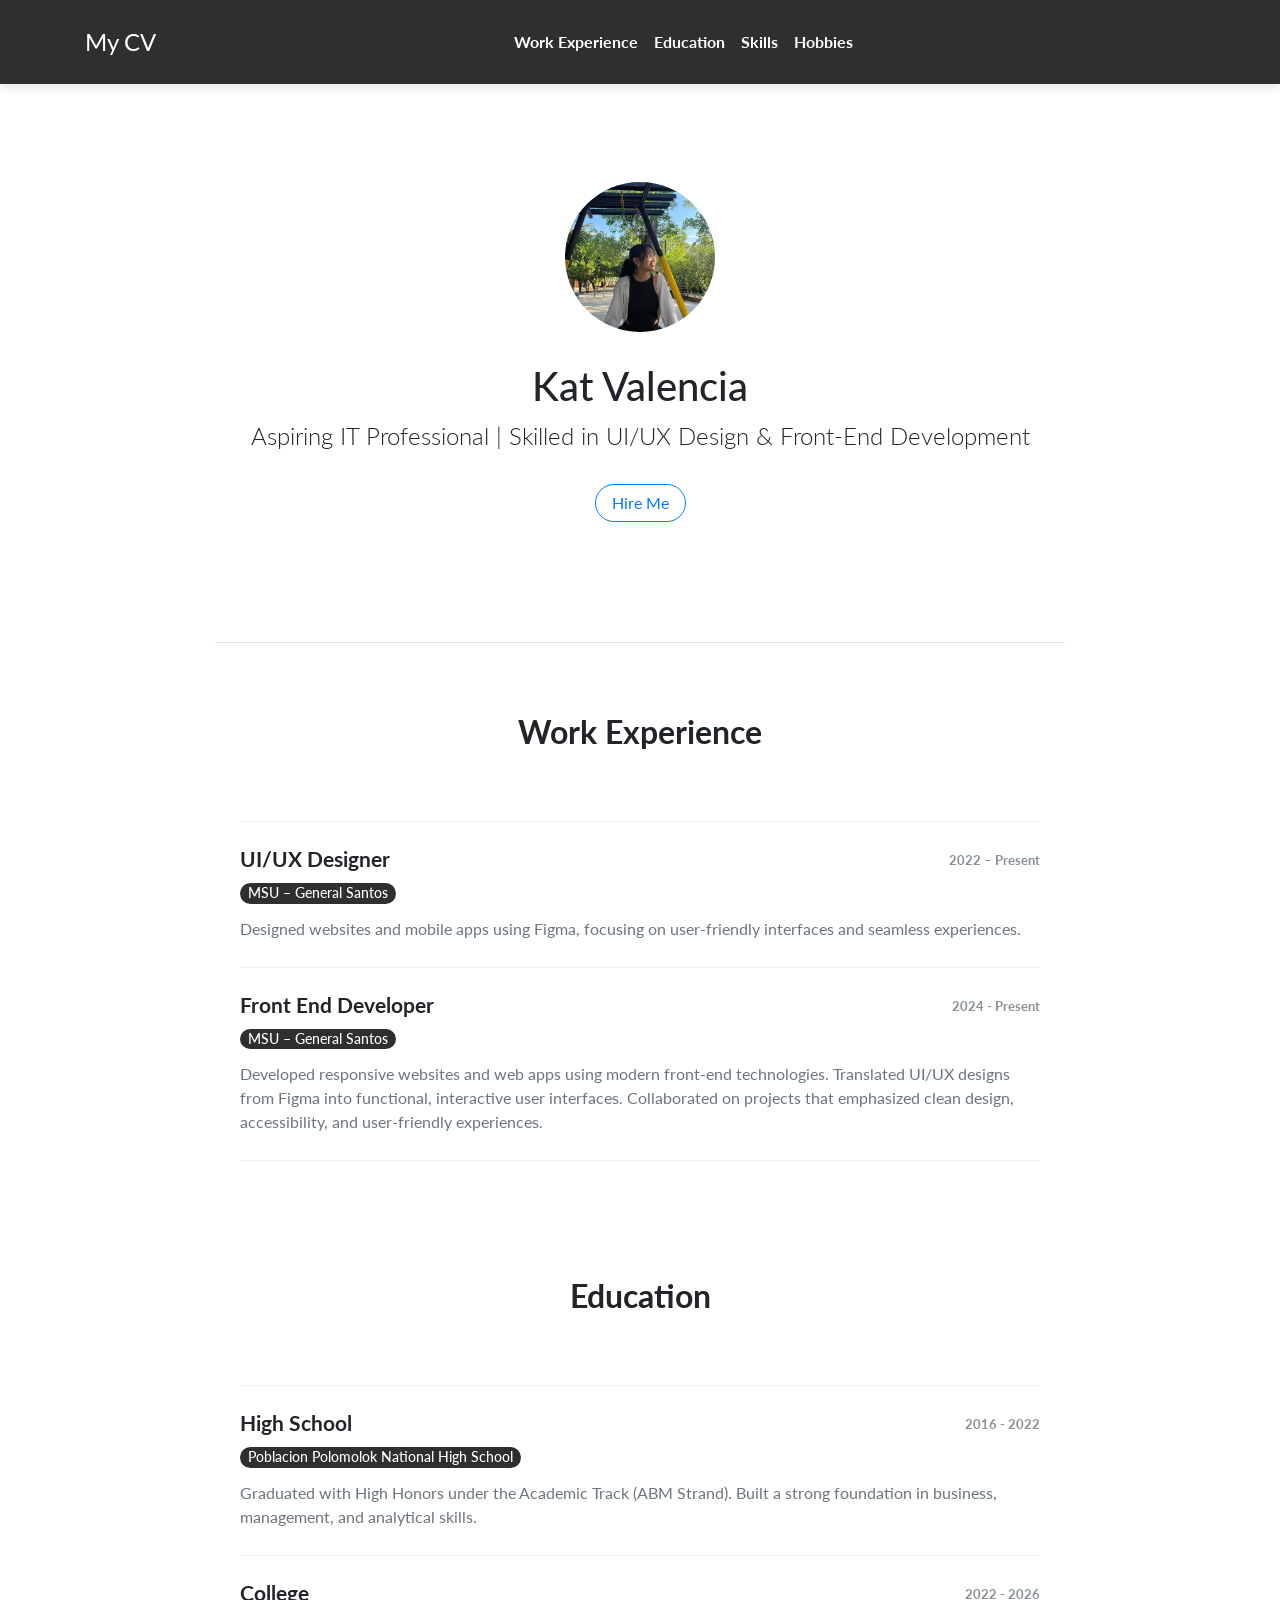
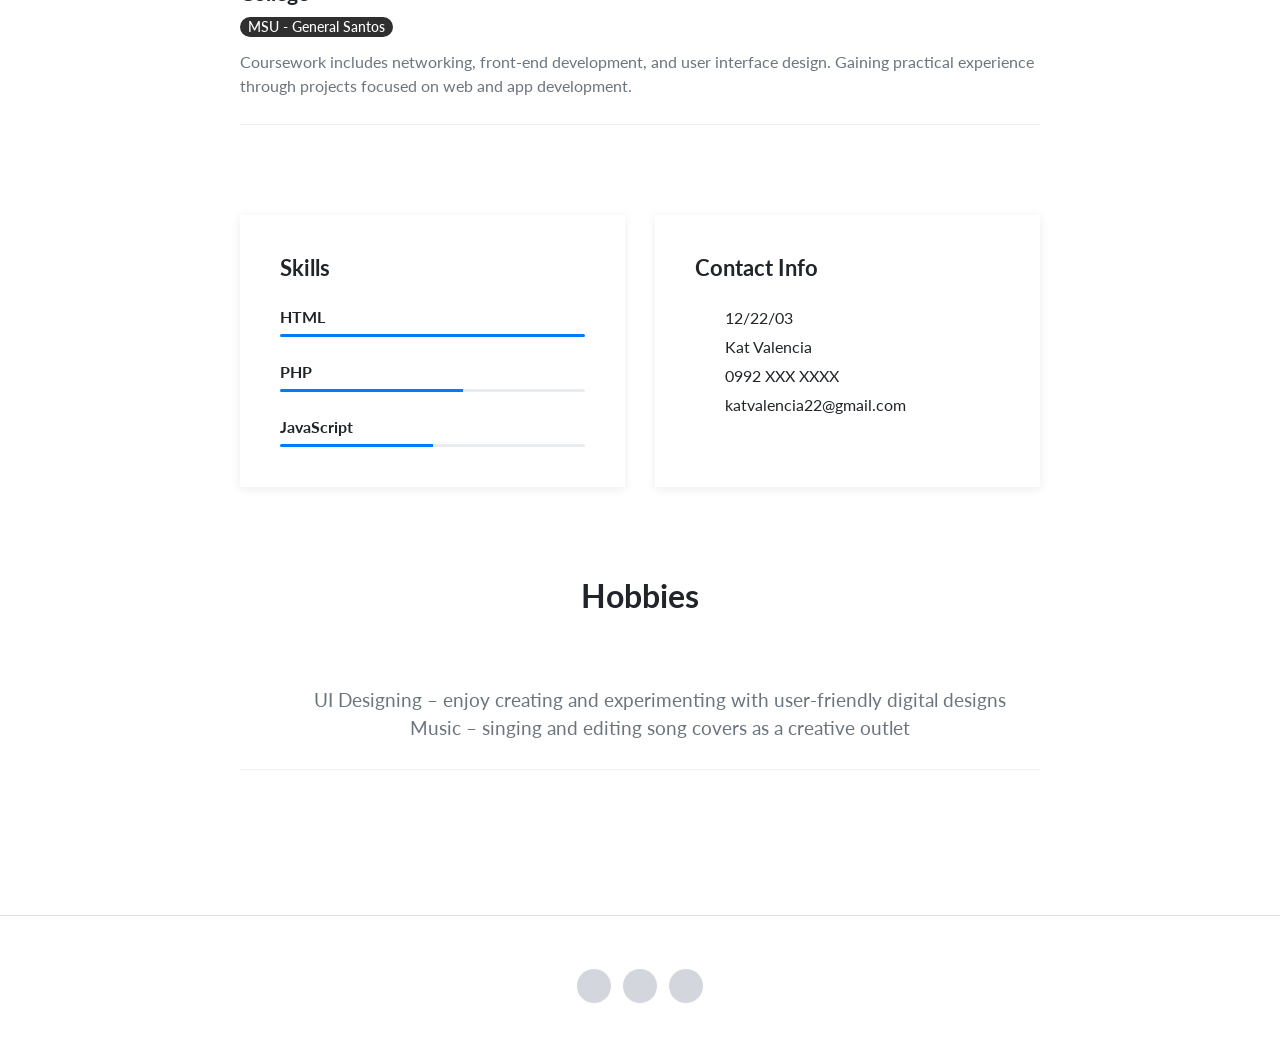
<file: index.html>
<!DOCTYPE html>
<html>
  <head>
    <meta charset="utf-8">
    <meta name="viewport" content="width=device-width, initial-scale=1">
    <title>Beautiful CV Template</title>
    <link rel="stylesheet" href="https://maxcdn.bootstrapcdn.com/bootstrap/4.0.0/css/bootstrap.min.css">
    <link rel="stylesheet" href="https://code.ionicframework.com/ionicons/2.0.1/css/ionicons.min.css">
    <link rel="stylesheet" type="text/css" href="assets/css/style.css">
  </head>
  <body>
   <nav class="navbar fixed-top navbar-expand-lg navbar-dark page-navbar gradient">
      <div class="container">
        <a class="navbar-brand logo" href="#">My CV</a>
        <button class="navbar-toggler" type="button" data-toggle="collapse" data-target="#navbarNav" aria-controls="navbarNav" aria-expanded="false" aria-label="Toggle navigation">
          <span class="navbar-toggler-icon"></span>
        </button>
        <div class="collapse navbar-collapse" id="navbarNav">
            <ul class="navbar-nav mx-auto">
              <li class="nav-item item">
                <li class="nav-item item">
                  <a class="nav-link" href="#work-experience">Work Experience</a>
                </li>
                <li class="nav-item item">
                    <a class="nav-link" href="#education">Education</a>
                </li>
                <li class="nav-item item">
                  <a class="nav-link" href="#skills">Skills</a>
                </li>
                <li class="nav-item item">
                    <a class="nav-link" href="#hobbies">Hobbies</a>
                </li>
              </li>
            </ul>
          </div>
      </div>
    </nav>
    <main class="page cv-page">
      <section class="cv-block block-intro border-bottom">
        <div class="container">
          <div class="avatar">
            <img class="img-fluid rounded-circle" src="assets/img/image.png">
          </div>
          <h1>Kat Valencia</h1>
<p>Aspiring IT Professional | Skilled in UI/UX Design & Front-End Development</p>
          <a href="https://mail.google.com/mail/?view=cm&fs=1&to=katvalencia22@gmail.com" class="btn btn-outline-primary">Hire Me</a>
        </div>
      </section>
      <section class="cv-block info">
        <div class="container">
          <div class="work-experience group" id="work-experience">
            <h2 class="text-center">Work Experience</h2>
            <div class="item">
              <div class="row">
                <div class="col-md-6">
                  <h3>UI/UX Designer</h3>
                  <h4 class="organization">MSU – General Santos</h4>
                </div>
                <div class="col-md-6">
                  <time class="period">2022 – Present</time>
                </div>
              </div>
              <p class="text-muted">Designed websites and mobile apps using Figma, focusing on user-friendly interfaces and seamless experiences.</p>
            </div>
            <div class="item">
              <div class="row">
                <div class="col-md-6">
                  <h3>Front End Developer</h3>
                  <h4 class="organization">MSU – General Santos</h4>
                </div>
                <div class="col-md-6">
                  <time class="period">2024 - Present</time>
                </div>
              </div>
              <p class="text-muted">Developed responsive websites and web apps using modern front-end technologies.

Translated UI/UX designs from Figma into functional, interactive user interfaces.

Collaborated on projects that emphasized clean design, accessibility, and user-friendly experiences.</p>
            </div>
            <div class="item">
              <div class="row">
                <div class="col-md-6">
            </div>
          </div>
          <div class="education group" id="education">
            <h2 class="text-center">Education</h2>
            <div class="item">
              <div class="row">
                <div class="col-md-6">
                  <h3>High School</h3>
                  <h4 class="organization">Poblacion Polomolok National High School</h4>
                </div>
                <div class="col-md-6">
                  <time class="period">2016 - 2022</time>
                </div>
              </div>
              <p class="text-muted">Graduated with High Honors under the Academic Track (ABM Strand).

Built a strong foundation in business, management, and analytical skills.</p>
            </div>
            <div class="item">
              <div class="row">
                <div class="col-md-6">
                  <h3>College</h3>
                  <h4 class="organization">MSU - General Santos</h4>
                </div>
                <div class="col-md-6">
                  <time class="period">2022 - 2026</time>
                </div>
              </div>
              <p class="text-muted">Coursework includes networking, front-end development, and user interface design.

Gaining practical experience through projects focused on web and app development.</p>
            </div>
          </div>
          <div class="group" id="skills">
            <div class="row">
              <div class="col-md-6">
                <div class="skills info-card">
                  <h2>Skills</h2>
                  <h3>HTML</h3>
                  <div class="progress">
                    <div class="progress-bar" role="progressbar" aria-valuenow="70"
                    aria-valuemin="0" aria-valuemax="100" style="width:100%">
                    </div>
                  </div>
                  <h3>PHP</h3>
                  <div class="progress">
                    <div class="progress-bar" role="progressbar" aria-valuenow="70"
                    aria-valuemin="0" aria-valuemax="100" style="width:60%">
                    </div>
                  </div>
                  <h3>JavaScript</h3>
                  <div class="progress">
                    <div class="progress-bar" role="progressbar" aria-valuenow="70"
                    aria-valuemin="0" aria-valuemax="100" style="width:50%">
                    </div>
                  </div>
                </div>
              </div>
              <div class="col-md-6">
                <div class="contact-info info-card">
                  <h2>Contact Info</h2>
                  <div class="row">
                    <div class="col-1">
                      <i class="ion-android-calendar icon"></i>
                    </div>
                    <div class="col-9">
                      <span>12/22/03</span>
                    </div>
                  </div>
                  <div class="row">
                    <div class="col-1">
                        <i class="ion-person icon"></i>
                    </div>
                    <div class="col-9">
                      <span>Kat Valencia</span>
                    </div>
                  </div>
                  <div class="row">
                    <div class="col-1">
                      <i class="ion-ios-telephone icon"></i>
                    </div>
                    <div class="col-9">
                      <span>0992 XXX XXXX</span>
                    </div>
                  </div>
                  <div class="row">
                    <div class="col-1">
                      <i class="ion-at icon"></i>
                    </div>
                    <div class="col-9">
                      <span>katvalencia22@gmail.com</span>
                    </div>
                  </div>
                </div>
              </div>
            </div>
          </div>
          <div class="hobbies group" id="hobbies">
            <h2 class="text-center">Hobbies</h2>
           <ul class="text-center text-muted" style="list-style-type: disc;">
  <div class="text-center text-muted">
  <p>UI Designing – enjoy creating and experimenting with user-friendly digital designs</p>
  <p>Music – singing and editing song covers as a creative outlet</p>
</div>
          </div>
        </div>
      </section>
      <footer class="page-footer">
        <div class="container">
          <div class="social-icons">
            <a href="https://www.facebook.com/kat.valencia.182201"><i class="ion-social-facebook" title="Facebook"></i></a>
            <a href="https://www.instagram.com/gwenets_?igsh=MTg5Njl4Z211cnNucQ=="><i class="ion-social-instagram-outline" title="Instagram"></i></a>
            <a href="https://x.com/Peekataku?t=a1m7PMGkvdLtApB0yPYTtQ&s=09"><i class="ion-social-twitter" title="twitter"></i></a>
          </div>
        </div>
      </footer>
    </main>
  </body>
  <script src="https://code.jquery.com/jquery-3.2.1.min.js"></script>
  <script src="https://maxcdn.bootstrapcdn.com/bootstrap/4.0.0/js/bootstrap.min.js"></script>
  <script src="assets/js/script.js"></script>
</html>
</file>
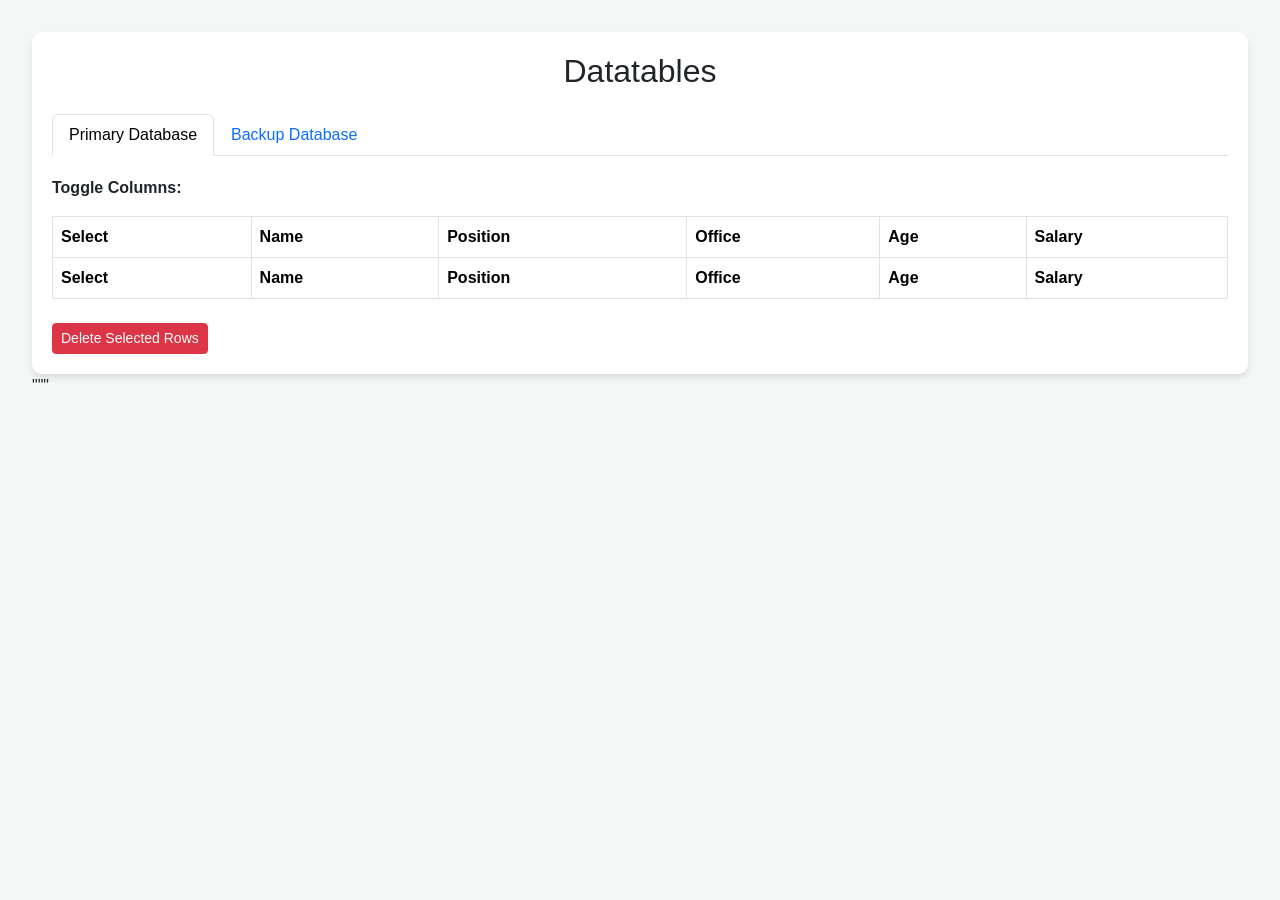
<file: datatables.html>
<!DOCTYPE html>
<html lang="en">
<head>
    <meta charset="UTF-8">
    <meta name="viewport" content="width=device-width, initial-scale=1.0">
    <title>DataTables Management</title>
    
    <link href="https://cdn.jsdelivr.net/npm/bootstrap@5.3.0/dist/css/bootstrap.min.css" rel="stylesheet">
    <link href="https://cdn.datatables.net/1.13.7/css/dataTables.bootstrap5.min.css" rel="stylesheet">
    
    <style>
        body { background-color: #f4f7f6; padding: 2rem; font-family: 'Segoe UI', Tahoma, Geneva, Verdana, sans-serif; }
        .container-card { background: white; border-radius: 10px; box-shadow: 0 4px 6px rgba(0,0,0,0.1); padding: 20px; }
        
        /* 3. Layout: Page navigation in top middle */
        .top-center-paging .dataTables_paginate {
            display: flex;
            justify-content: center;
            float: none !important;
            margin-bottom: 20px;
        }

        /* 3. Layout: Entries and Info in lower left, stacked */
        .bottom-left-stack {
            display: flex;
            flex-direction: column;
            align-items: flex-start;
            margin-top: 15px;
        }
        
        /* 5. Show/Hide Buttons */
        .col-toggle-btn { margin-right: 5px; margin-bottom: 5px; font-size: 0.8rem; }
        
        /* 4. Column Search Styling */
        thead input {
            width: 100%;
            padding: 3px;
            box-sizing: border-box;
            font-size: 0.8rem;
        }
        
        .selected-row { background-color: #e2f0ff !important; }
        .tab-pane { padding-top: 20px; }
    </style>
</head>
<body>

<div class="container-fluid container-card">
    <h2 class="mb-4 text-center">Datatables</h2>

    <ul class="nav nav-tabs" id="tableTabs" role="tablist">
        <li class="nav-item">
            <button class="nav-link active" id="primary-tab" data-bs-toggle="tab" data-bs-target="#tab1" type="button">Primary Database</button>
        </li>
        <li class="nav-item">
            <button class="nav-link" id="secondary-tab" data-bs-toggle="tab" data-bs-target="#tab2" type="button">Backup Database</button>
        </li>
    </ul>

    <div class="tab-content">
        <div class="tab-pane fade show active" id="tab1">
            <div id="colVis1" class="mb-3"><strong>Toggle Columns: </strong></div>
            <table id="example1" class="table table-striped table-bordered w-100">
                <thead>
                    <tr>
                        <th>Select</th>
                        <th>Name</th>
                        <th>Position</th>
                        <th>Office</th>
                        <th>Age</th>
                        <th>Salary</th>
                    </tr>
                </thead>
            </table>
            <button id="delBtn1" class="btn btn-danger btn-sm mt-2">Delete Selected Rows</button>
        </div>

        <div class="tab-pane fade" id="tab2">
            <div id="colVis2" class="mb-3"><strong>Toggle Columns: </strong></div>
            <table id="example2" class="table table-striped table-bordered w-100">
                <thead>
                    <tr>
                        <th>Select</th>
                        <th>Name</th>
                        <th>Position</th>
                        <th>Office</th>
                        <th>Age</th>
                        <th>Salary</th>
                    </tr>
                </thead>
            </table>
            <button id="delBtn2" class="btn btn-danger btn-sm mt-2">Delete Selected Rows</button>
        </div>
    </div>
</div>

<script src="https://code.jquery.com/jquery-3.7.0.min.js"></script>
<script src="https://cdn.jsdelivr.net/npm/bootstrap@5.3.0/dist/js/bootstrap.bundle.min.js"></script>
<script src="https://cdn.datatables.net/1.13.7/js/jquery.dataTables.min.js"></script>
<script src="https://cdn.datatables.net/1.13.7/js/dataTables.bootstrap5.min.js"></script>

<script>
const dataSet = [
    [null, "Tiger Nixon", "System Architect", "Edinburgh", "61", "$320,800"],
    [null, "Garrett Winters", "Accountant", "Tokyo", "63", "$170,750"],
    [null, "Ashton Cox", "Junior Technical Author", "San Francisco", "66", "$86,000"],
    [null, "Cedric Kelly", "Senior Javascript Developer", "Edinburgh", "22", "$433,060"],
    [null, "Airi Satou", "Accountant", "Tokyo", "33", "$162,700"]
];

function setupTable(tableId, colVisId, delBtnId) {
    // 4. Add Individual Column Searching
    $(`${tableId} thead tr`).clone(true).addClass('filters').appendTo(`${tableId} thead`);

    const table = $(tableId).DataTable({
        data: dataSet,
        orderCellsTop: true,
        // 3. Layout logic: Paging top (p), Table (t), Length/Info bottom (li)
        dom: '<"top-center-paging"p>t<"bottom-left-stack"li>',
        columnDefs: [{
            targets: 0,
            orderable: false,
            className: 'select-checkbox',
            render: function() { return '<input type="checkbox" class="row-select">'; }
        }],
        initComplete: function() {
            const api = this.api();
            // Setup Search Inputs
            $(`${tableId} thead tr.filters th`).each(function(i) {
                if (i == 0) { $(this).html(''); return; }
                $(this).html('<input type="text" placeholder="Search..." />');
                $('input', this).on('keyup change', function() {
                    if (api.column(i).search() !== this.value) {
                        api.column(i).search(this.value).draw();
                    }
                });
            });

            // 5. Show / Hide Columns logic
            api.columns().every(function(i) {
                if (i == 0) return;
                let title = api.column(i).header().textContent;
                $('<button class="btn btn-outline-secondary btn-sm col-toggle-btn active">' + title + '</button>')
                    .appendTo(colVisId)
                    .on('click', function() {
                        let column = api.column(i);
                        column.visible(!column.visible());
                        $(this).toggleClass('active');
                    });
            });
        }
    });

    // 3. Select and Delete logic
    $(tableId + ' tbody').on('click', 'input.row-select', function() {
        $(this).closest('tr').toggleClass('selected-row');
    });

    $(delBtnId).click(function() {
        table.rows('.selected-row').remove().draw();
    });
}

$(document).ready(function() {
    setupTable('#example1', '#colVis1', '#delBtn1');
    setupTable('#example2', '#colVis2', '#delBtn2');
    
    // Fix for DataTables in tabs
    $('button[data-bs-toggle="tab"]').on('shown.bs.tab', function () {
        $.fn.dataTable.tables({ visible: true, api: true }).columns.adjust();
    });
});
</script>
</body>
</html>"""
</file>
<file: assets/css/style.css>
@import url("https://fonts.googleapis.com/css?family=Lato:300,400");

body{
     font-family: 'Lato', sans-serif;
}

.page-navbar.navbar{
    box-shadow: 0 4px 10px rgba(0, 0, 0, 0.1);
}

.page-navbar .navbar-nav .nav-item a{
    font-weight: bold;
}

.page-navbar.navbar-dark .navbar-nav .nav-link {
    color: #fff;
}

.page-navbar .logo{
    font-size: 1.5rem;
}

.page-navbar.fixed-top + .page{
    padding-top: 62px;
}

.gradient{
    background: linear-gradient(120deg, #2f2f30, #2f2f30);
    color: #fff !important;
}

.cv-block{
    padding-bottom: 60px;
    padding-top: 60px;
}

.cv-block.block-intro{
    text-align: center;
    max-width: 850px;
    margin: auto;
}

.cv-block.block-intro .about-me{
    max-width: 800px;
    margin: auto;
}

.cv-block.block-intro p{
    font-size: 1.5em;
    font-weight: 300;
    margin-bottom: 30px;
}

.cv-block.block-intro .btn {
  padding: 0.375rem 1rem;
  border-radius: 2em;
 }

.cv-block.block-intro .avatar{
    width: 150px;
    height: 150px;
    background-size: cover;
    background-repeat: no-repeat;
    margin: auto;
    border-radius: 100px;
    margin-bottom: 30px;
}

.cv-block.info{
    padding-top: 70px;
}

.cv-block.info h2{
    font-weight: bold;
    margin-bottom: 70px;
}

.cv-block.info h3{
    font-size: 1.3rem;
}

.cv-block.info .group{
    max-width: 800px;
    margin: auto;
}

.cv-block.info .group:not(:first-child){
    margin-top: 90px;
}

.cv-block.info .group .period{
    font-size: 0.8rem;
    float: none;
    font-weight: bold;
    margin-top: 4px;
    color: #6c757d;
    opacity: 0.8;
}

.cv-block.info .group .organization{
    font-size: 0.85em;
    background-color: #2f2f30;
    display: inline-block;
    color: #fff;
    padding: 2px 8px;
    border-radius: 2em;
}

.cv-block.info .education.group .organization{
    background-color: #2f2f30; 
}

.cv-block.info .group .item{
    padding-bottom: 10px;
    margin-bottom: 25px;
    border-bottom: 1px solid #eee;
}

.cv-block.info .group h2 + .item{
    padding-top:25px;
    border-top: 1px solid #eee;
}

.cv-block.info .group .item .row{
    margin-bottom: 5px;
}

.cv-block.info .work-experience h3,
.cv-block.info .education h3{
    font-weight: bold;
}

.cv-block .info-card{
    padding: 40px;
    box-shadow: 0px 2px 10px rgba(0, 0, 0, 0.075);
    height: 100%;
}

.cv-block .info-card h2{
    margin-top: 0;
    margin-bottom: 24px !important;
    font-size: 1.4rem;
}

.cv-block .info-card.skills h3{
    margin-top: 25px;
    font-size: 1rem;
    font-weight: bold;
}

.cv-block .info-card.skills .progress{
    height: 3px;
}

.cv-block .info-card.contact-info .icon{
    font-size: 1.3em;
    color: #c9c9c9;
    position: relative;
    bottom: 4px;
}

.cv-block.info .hobbies p{
    max-width: 700px;
    margin: auto;
    font-size: 1.2em;
}

.page-footer{
    padding-top: 32px;
    border-top: 1px solid #ddd;
    text-align: center;
    padding-bottom: 20px;
}

.page-footer a{
    display: inline-block;
    margin: 0px 10px;
    color: #282b2d;
    font-size: 18px;
}

.page-footer .links{
    display: inline-block;
}

.page-footer .social-icons{
    margin-top: 20px;
    margin-bottom: 16px;
}

.page-footer .social-icons a{
    font-size: 18px;
    margin: 0 3px;
    color: #ffffff;
    border: 1px solid;
    opacity: 0.75;
    border-radius: 50%;
    width: 36px;
    display: inline-block;
    height: 36px;
    text-align: center;
    background-color: #c5c9d2;
    line-height: 34px;
}

.page-footer .social-icons a:hover{
    opacity: 1;
}

@media (min-width: 768px) {

    .cv-block {
        padding-bottom: 120px;
        padding-top: 120px; 
    }

    .cv-block.info .group .period {
        float: right; 
    }
}

@media (min-width: 576px){
    .navbar {
        padding-top: 1.2rem;
        padding-bottom:1.2rem;
    }

    .portfolio-navbar.fixed-top + .page{
        padding-top: 6rem;
    }
}
</file>
